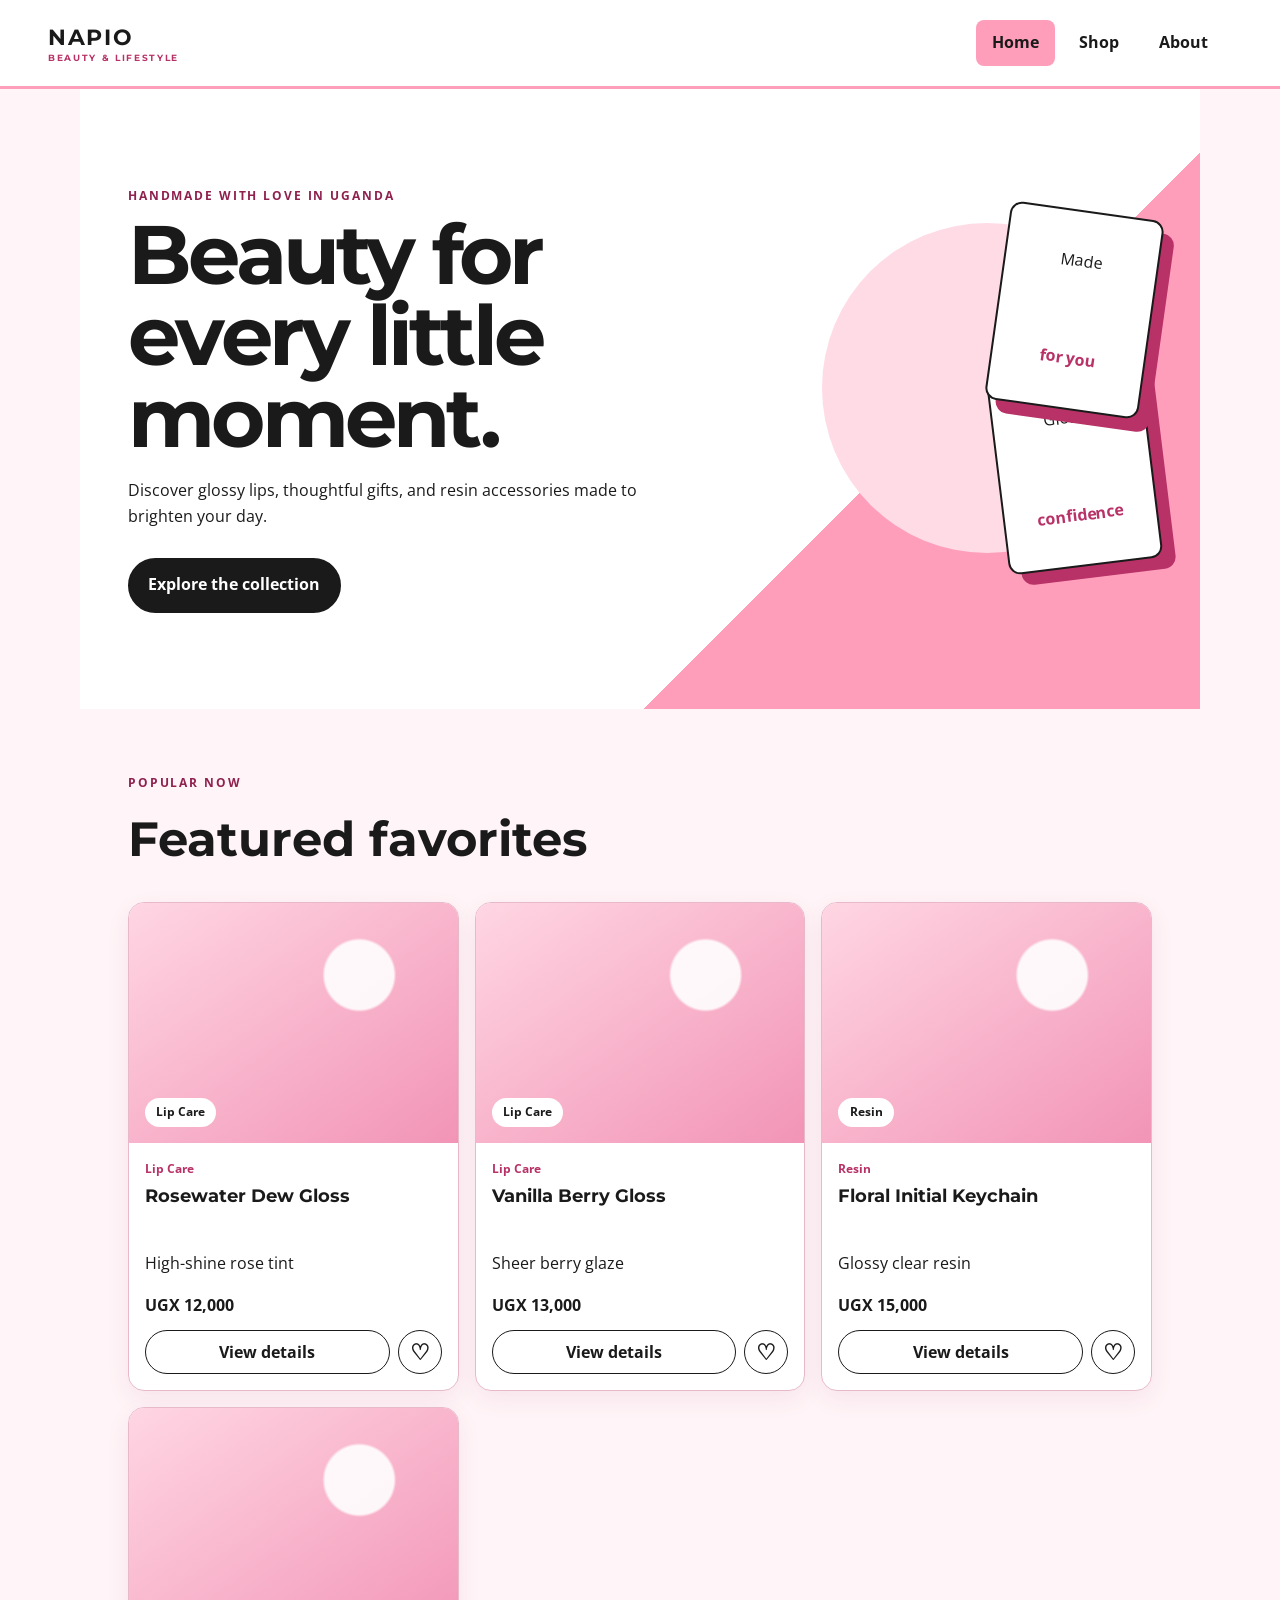
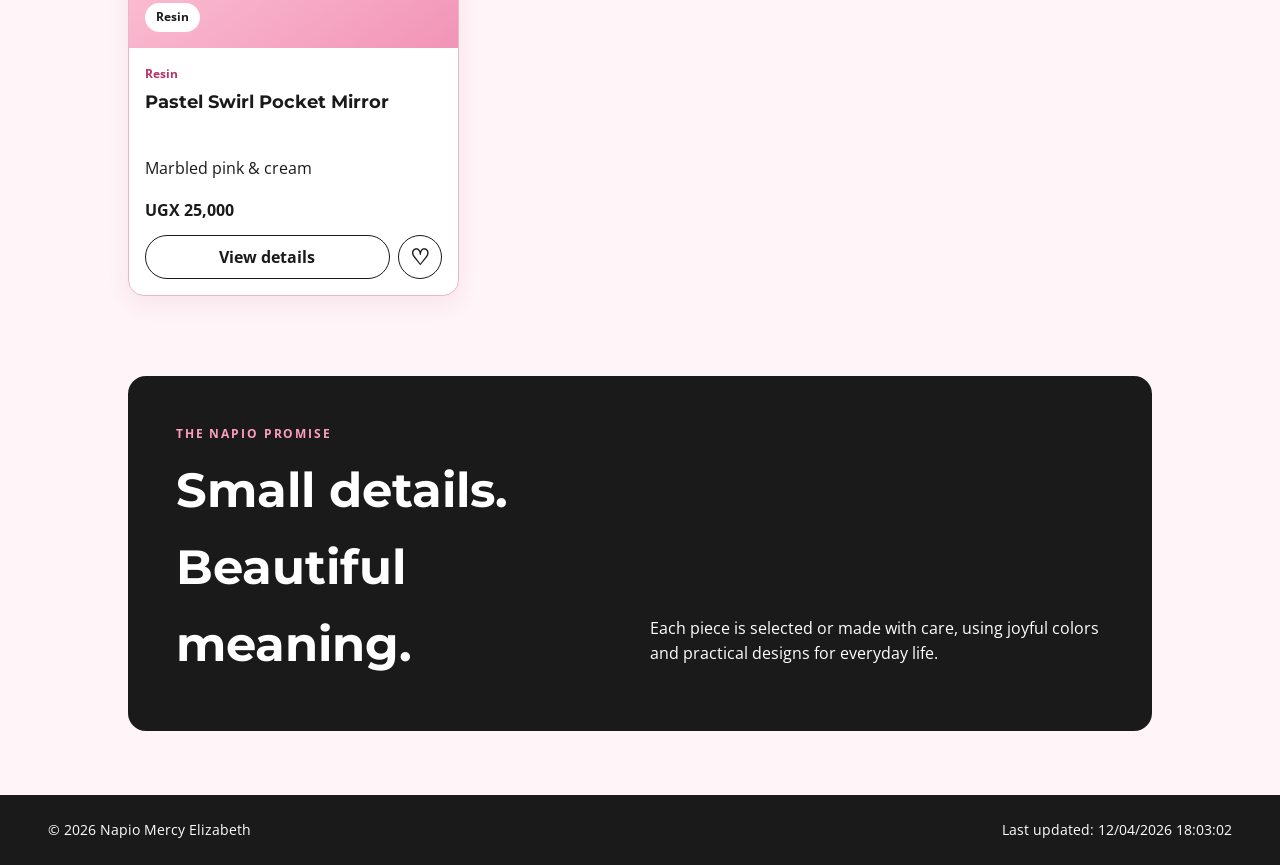
<file: project/index.html>
<!doctype html>
<html lang="en">
<head>
  <meta charset="UTF-8">
  <meta name="viewport" content="width=device-width, initial-scale=1.0">
  <meta name="description" content="Shop Napio handmade lip glosses, resin accessories, and beauty gifts made with care in Uganda.">
  <meta name="author" content="Napio Mercy Elizabeth">
  <title>Napio Beauty &amp; Lifestyle Accessories</title>
  <link rel="icon" type="image/svg+xml" href="images/favicon.svg">
  <meta property="og:title" content="Napio Beauty &amp; Lifestyle Accessories">
  <meta property="og:description" content="Discover handmade lip glosses, resin accessories, and thoughtful beauty gifts created for joyful everyday moments.">
  <meta property="og:image" content="https://napiomercyelizabeth.github.io/wdd231/project/images/social-preview.svg">
  <meta property="og:url" content="https://napiomercyelizabeth.github.io/wdd231/project/index.html">
  <link rel="preconnect" href="https://fonts.googleapis.com">
  <link rel="preconnect" href="https://fonts.gstatic.com" crossorigin>
  <link href="https://fonts.googleapis.com/css2?family=Montserrat:wght@600;700&amp;family=Open+Sans:wght@400;600&amp;display=swap" rel="stylesheet">
  <link rel="stylesheet" href="styles/normalize.css">
  <link rel="stylesheet" href="styles/small.css">
  <link rel="stylesheet" href="styles/larger.css">
  <script type="module" src="scripts/main.js"></script>
</head>
<body>
  <a class="skip-link" href="#main-content">Skip to content</a>
  <header class="site-header">
    <a class="brand" href="index.html" aria-label="Napio home">NAPIO<span>Beauty &amp; Lifestyle</span></a>
    <button class="menu-button" id="menu-button" aria-expanded="false" aria-controls="primary-nav" aria-label="Open navigation"></button>
    <nav aria-label="Main navigation">
      <ul id="primary-nav" class="navigation">
        <li><a class="active" href="index.html" aria-current="page">Home</a></li>
        <li><a href="catalog.html">Shop</a></li>
        <li><a href="about.html">About</a></li>
      </ul>
    </nav>
  </header>

  <main id="main-content">
    <section class="hero">
      <div class="hero-copy">
        <p class="eyebrow">Handmade with love in Uganda</p>
        <h1>Beauty for every little moment.</h1>
        <p>Discover glossy lips, thoughtful gifts, and resin accessories made to brighten your day.</p>
        <a class="button" href="catalog.html">Explore the collection</a>
      </div>
      <div class="hero-art" aria-label="Pink handmade beauty collection">
        <span class="hero-circle"></span>
        <span class="hero-card hero-card-one">Glossy<br><strong>confidence</strong></span>
        <span class="hero-card hero-card-two">Made<br><strong>for you</strong></span>
      </div>
    </section>

    <section class="featured" aria-labelledby="featured-title">
      <div class="section-heading">
        <p class="eyebrow">Popular now</p>
        <h2 id="featured-title">Featured favorites</h2>
      </div>
      <div id="featured-products" class="product-grid" aria-live="polite"></div>
      <p id="product-error" class="error-message" role="alert"></p>
    </section>

    <section class="story-band">
      <div>
        <p class="eyebrow">The Napio promise</p>
        <h2>Small details. Beautiful meaning.</h2>
      </div>
      <p>Each piece is selected or made with care, using joyful colors and practical designs for everyday life.</p>
    </section>
  </main>

  <footer>
    <p>&copy; <span id="current-year"></span> Napio Mercy Elizabeth</p>
    <p id="last-modified"></p>
  </footer>
  <dialog id="product-dialog" aria-labelledby="dialog-title">
    <button class="dialog-close" type="button" aria-label="Close product details">&times;</button>
    <div id="dialog-content"></div>
  </dialog>
</body>
</html>
</file>
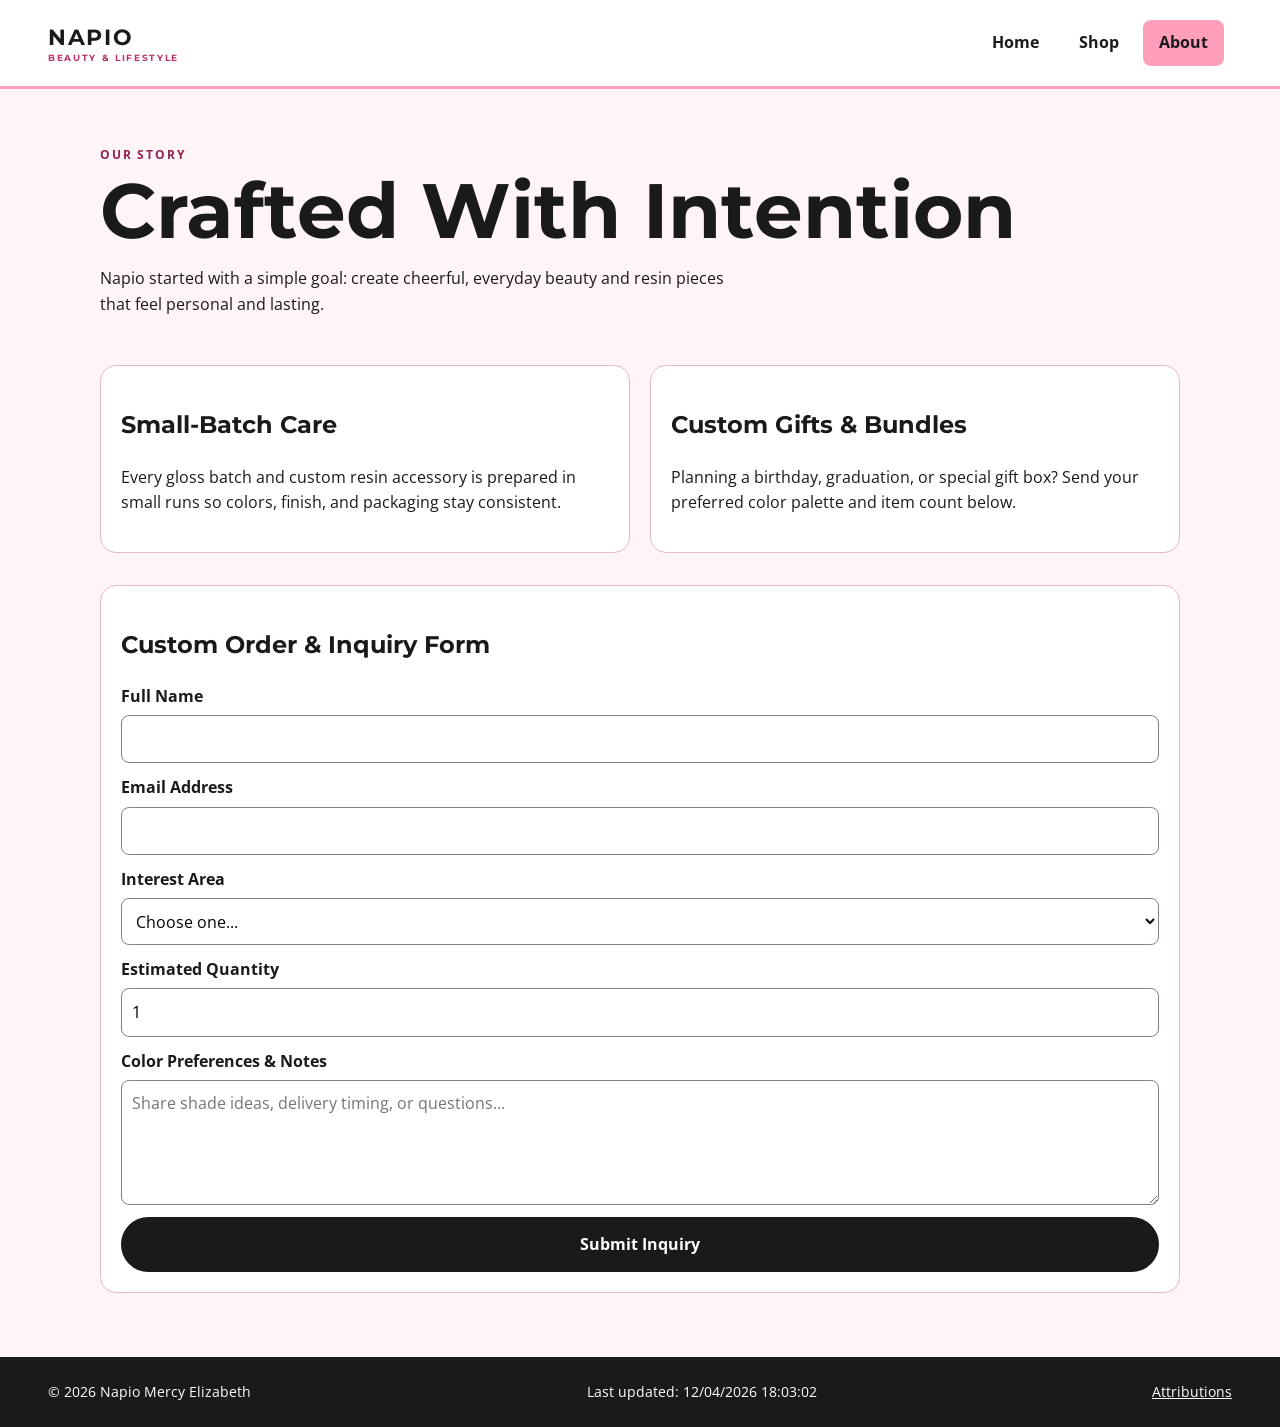
<file: project/about.html>
<!doctype html>
<html lang="en">
<head>
  <meta charset="UTF-8">
  <meta name="viewport" content="width=device-width, initial-scale=1.0">
  <meta name="description" content="Learn about Napio Beauty &amp; Lifestyle in Uganda and submit an inquiry or custom order request.">
  <meta name="author" content="Napio Mercy Elizabeth">
  <title>About &amp; Custom Orders | Napio Beauty &amp; Lifestyle</title>
  <link rel="icon" type="image/svg+xml" href="images/favicon.svg">
  <meta property="og:title" content="About &amp; Custom Orders | Napio Beauty &amp; Lifestyle">
  <meta property="og:description" content="Read our story and request custom gloss shades, resin keychains, or gift bundles.">
  <meta property="og:image" content="https://napiomercyelizabeth.github.io/wdd231/project/images/social-preview.svg">
  <meta property="og:url" content="https://napiomercyelizabeth.github.io/wdd231/project/about.html">
  <link rel="preconnect" href="https://fonts.googleapis.com">
  <link rel="preconnect" href="https://fonts.gstatic.com" crossorigin>
  <link href="https://fonts.googleapis.com/css2?family=Montserrat:wght@600;700&amp;family=Open+Sans:wght@400;600&amp;display=swap" rel="stylesheet">
  <link rel="stylesheet" href="styles/normalize.css">
  <link rel="stylesheet" href="styles/small.css">
  <link rel="stylesheet" href="styles/larger.css">
  <script type="module" src="scripts/main.js"></script>
</head>
<body>
  <a class="skip-link" href="#main-content">Skip to content</a>
  <header class="site-header">
    <a class="brand" href="index.html" aria-label="Napio home">NAPIO<span>Beauty &amp; Lifestyle</span></a>
    <button class="menu-button" id="menu-button" aria-expanded="false" aria-controls="primary-nav" aria-label="Open navigation"></button>
    <nav aria-label="Main navigation">
      <ul id="primary-nav" class="navigation">
        <li><a href="index.html">Home</a></li>
        <li><a href="catalog.html">Shop</a></li>
        <li><a class="active" href="about.html" aria-current="page">About</a></li>
      </ul>
    </nav>
  </header>

  <main id="main-content">
    <section class="page-intro">
      <p class="eyebrow">Our Story</p>
      <h1>Crafted With Intention</h1>
      <p>Napio started with a simple goal: create cheerful, everyday beauty and resin pieces that feel personal and lasting.</p>
    </section>

    <section class="about-grid">
      <article class="info-card">
        <h2>Small-Batch Care</h2>
        <p>Every gloss batch and custom resin accessory is prepared in small runs so colors, finish, and packaging stay consistent.</p>
      </article>
      <article class="info-card">
        <h2>Custom Gifts &amp; Bundles</h2>
        <p>Planning a birthday, graduation, or special gift box? Send your preferred color palette and item count below.</p>
      </article>
    </section>

    <section class="form-section" aria-labelledby="inquiry-heading">
      <h2 id="inquiry-heading">Custom Order &amp; Inquiry Form</h2>
      <form action="confirmation.html" method="get" class="inquiry-form">
        <div class="field">
          <label for="customer-name">Full Name</label>
          <input id="customer-name" name="customerName" type="text" required autocomplete="name">
        </div>

        <div class="field">
          <label for="customer-email">Email Address</label>
          <input id="customer-email" name="customerEmail" type="email" required autocomplete="email">
        </div>

        <div class="field">
          <label for="order-category">Interest Area</label>
          <select id="order-category" name="orderCategory" required>
            <option value="">Choose one...</option>
            <option value="Lip Care">Lip Care</option>
            <option value="Resin">Resin Accessories</option>
            <option value="Hair & Gift">Hair &amp; Gift Sets</option>
          </select>
        </div>

        <div class="field">
          <label for="item-count">Estimated Quantity</label>
          <input id="item-count" name="itemCount" type="number" min="1" max="100" value="1" required>
        </div>

        <div class="field">
          <label for="notes">Color Preferences &amp; Notes</label>
          <textarea id="notes" name="notes" rows="4" required placeholder="Share shade ideas, delivery timing, or questions..."></textarea>
        </div>

        <button type="submit" class="button">Submit Inquiry</button>
      </form>
    </section>
  </main>

  <footer>
    <p>&copy; <span id="current-year"></span> Napio Mercy Elizabeth</p>
    <p id="last-modified"></p>
    <nav class="footer-links" aria-label="Footer resources">
      <a href="attributions.html">Attributions</a>
    </nav>
  </footer>
</body>
</html>
</file>
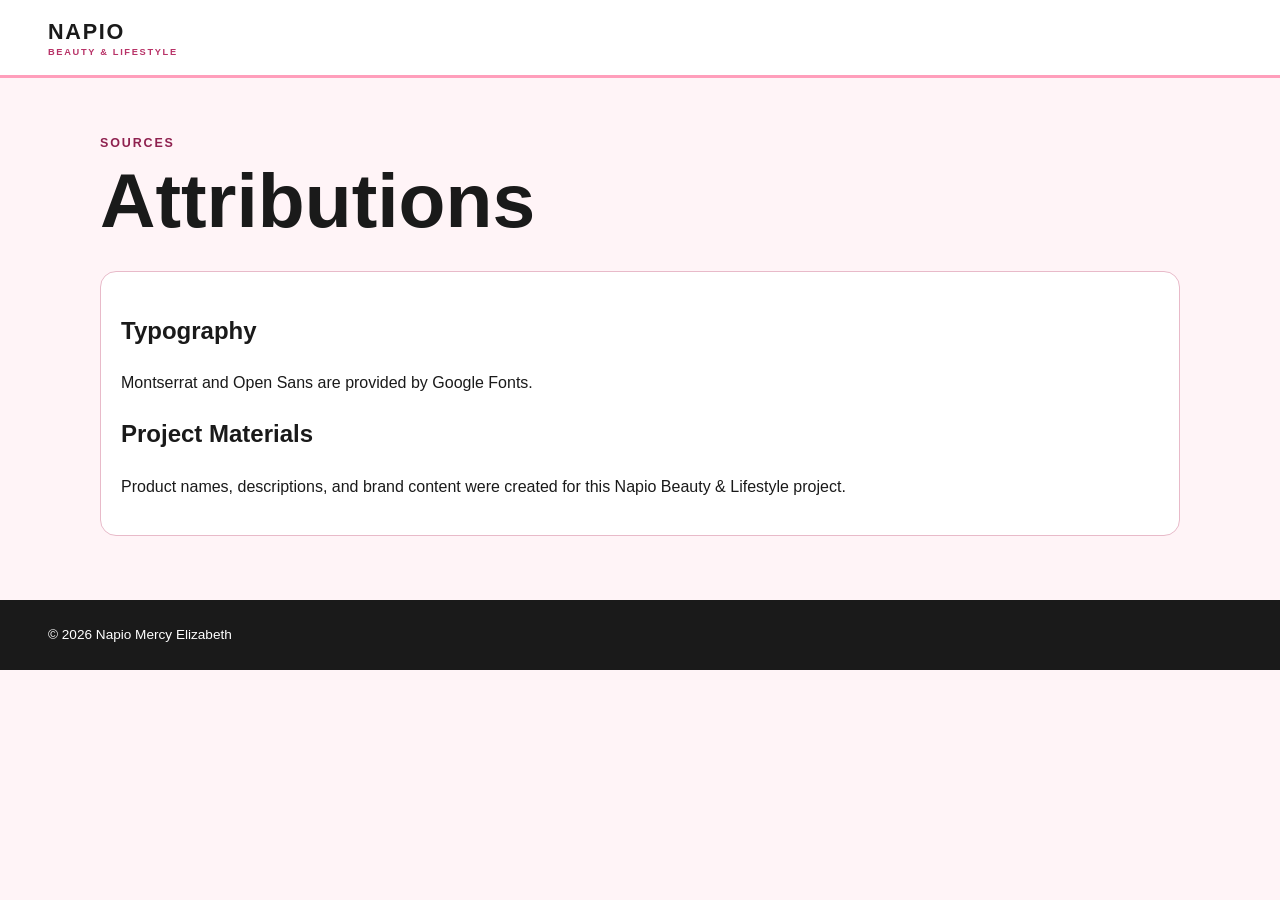
<file: project/attributions.html>
<!-- attributions.html -->
<!doctype html>
<html lang="en">
<head>
  <meta charset="UTF-8">
  <meta name="viewport" content="width=device-width, initial-scale=1.0">
  <meta name="description" content="Sources and attributions for the Napio Beauty and Lifestyle website.">
  <meta name="author" content="Napio Mercy Elizabeth">
  <title>Attributions | Napio Beauty &amp; Lifestyle</title>
  <link rel="icon" type="image/svg+xml" href="images/favicon.svg">
  <link rel="stylesheet" href="styles/normalize.css">
  <link rel="stylesheet" href="styles/small.css">
  <link rel="stylesheet" href="styles/larger.css">
  <script type="module" src="scripts/main.js"></script>
</head>
<body>
  <a class="skip-link" href="#main-content">Skip to content</a>
  <header class="site-header">
    <a class="brand" href="index.html" aria-label="Napio home">NAPIO<span>Beauty &amp; Lifestyle</span></a>
  </header>
  <main id="main-content">
    <section class="page-intro">
      <p class="eyebrow">Sources</p>
      <h1>Attributions</h1>
    </section>
    <section class="summary-card">
      <h2>Typography</h2>
      <p>Montserrat and Open Sans are provided by Google Fonts.</p>
      <h2>Project Materials</h2>
      <p>Product names, descriptions, and brand content were created for this Napio Beauty &amp; Lifestyle project.</p>
    </section>
  </main>
  <footer>
    <p>&copy; <span id="current-year"></span> Napio Mercy Elizabeth</p>
  </footer>
</body>
</html>
</file>
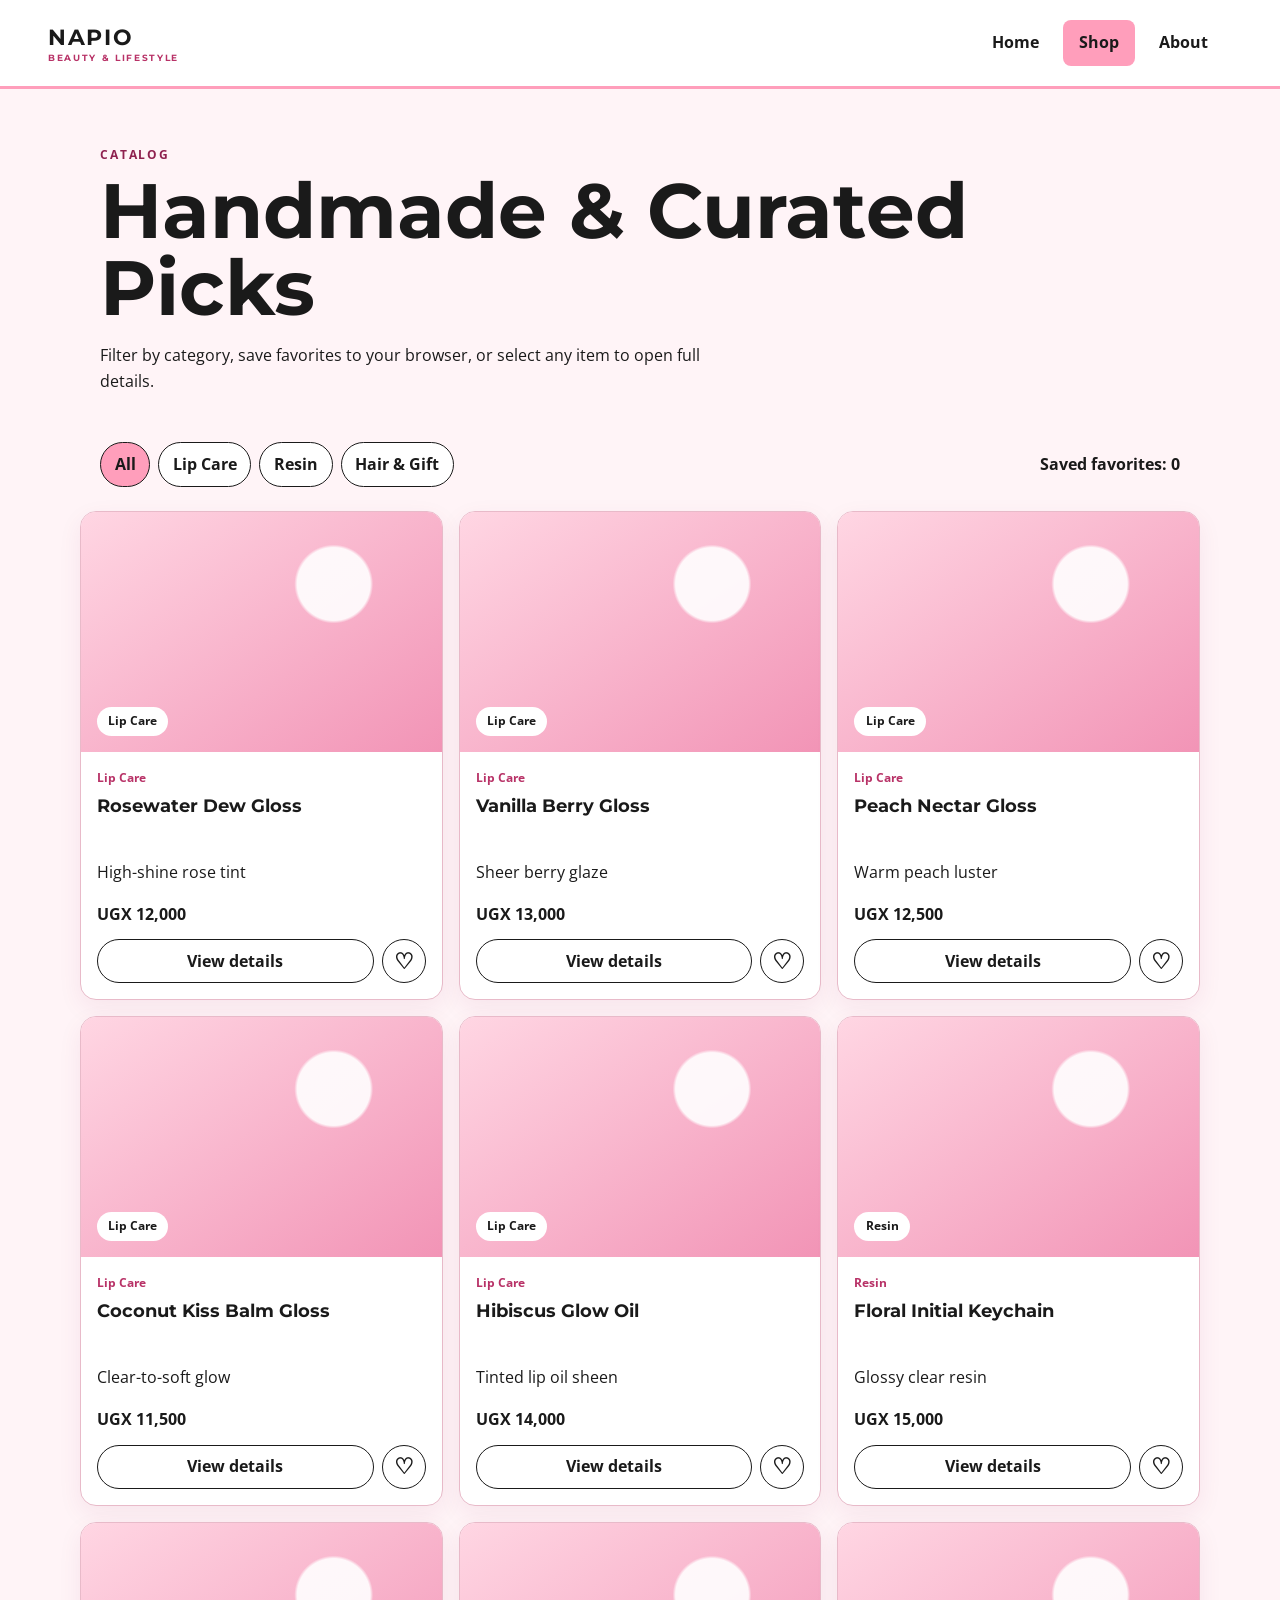
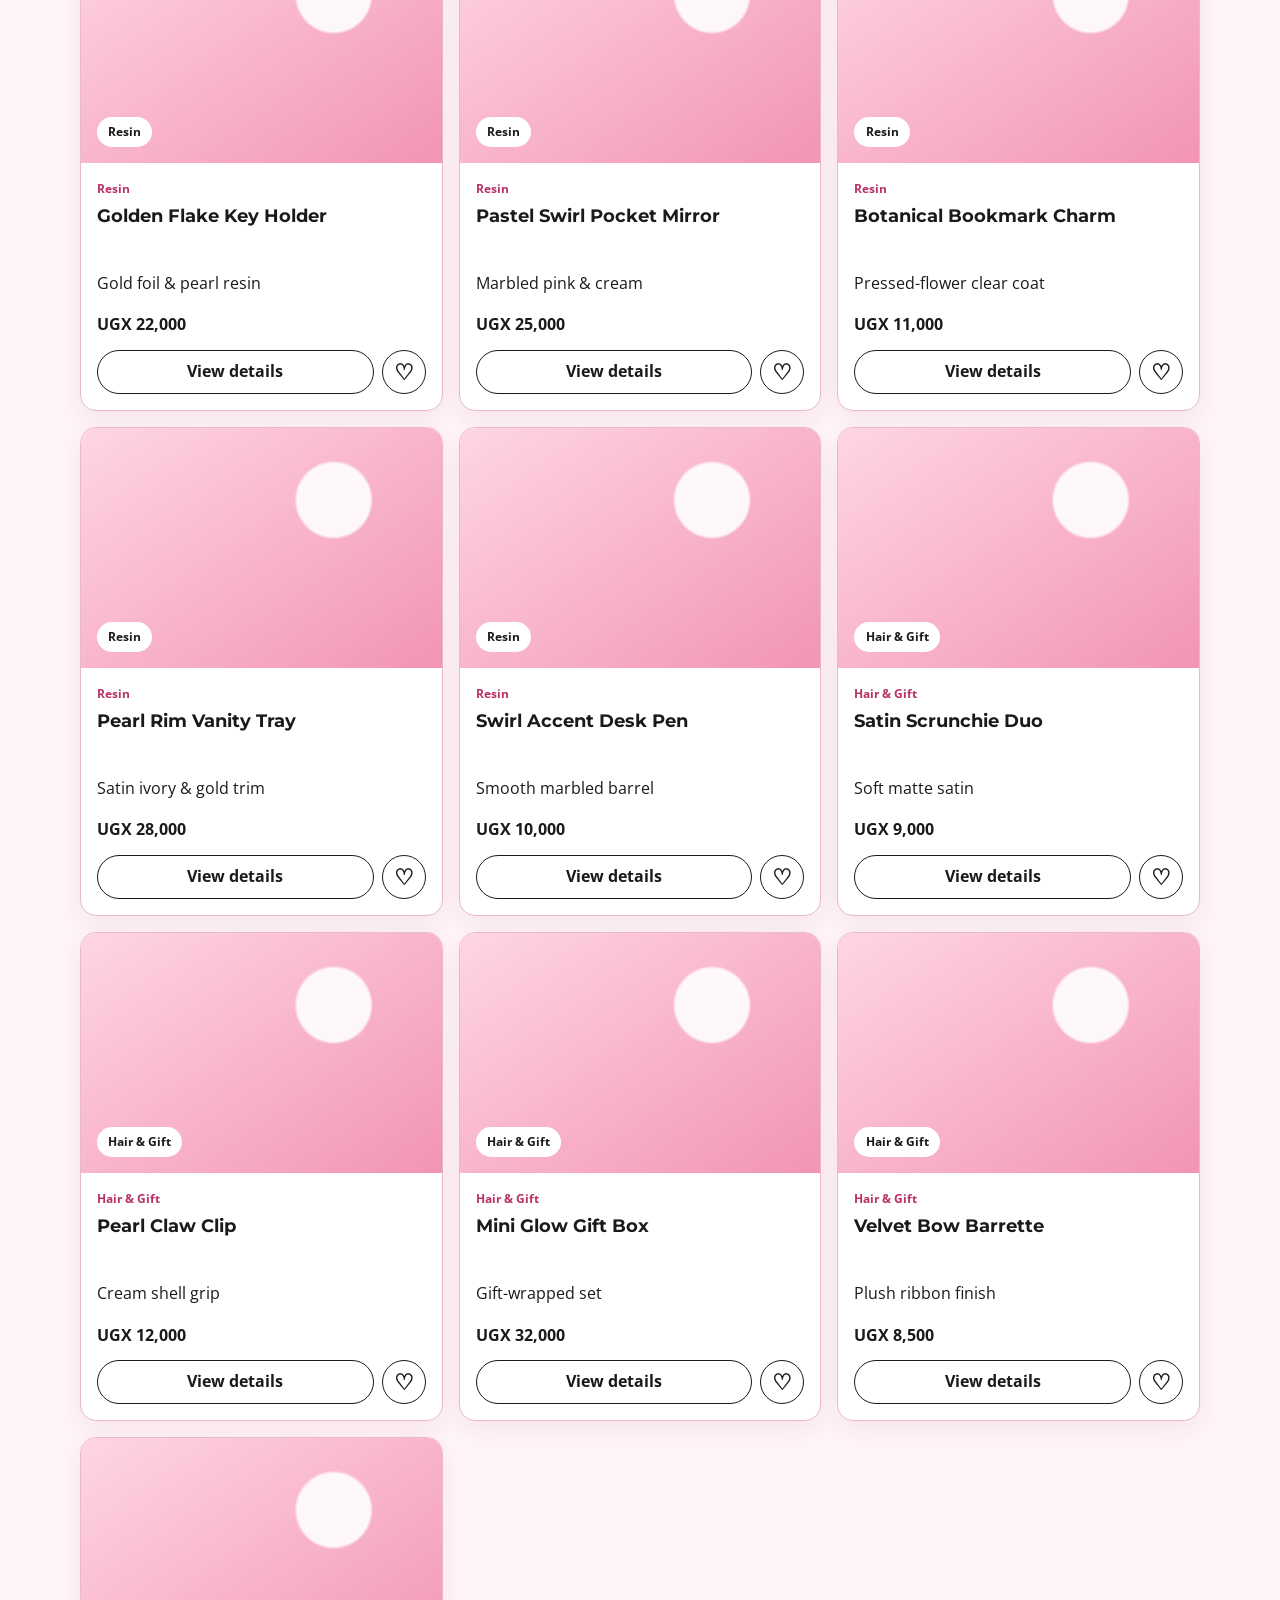
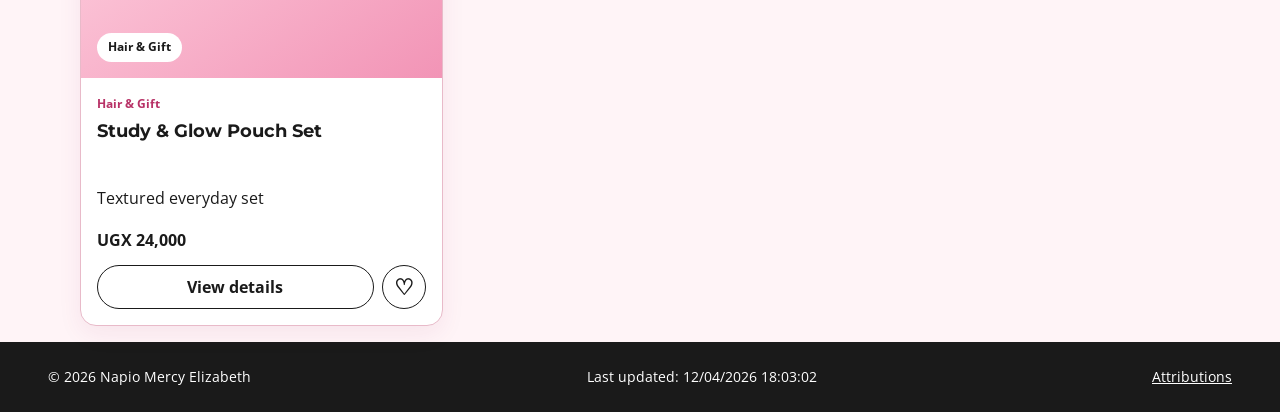
<file: project/catalog.html>
<!doctype html>
<html lang="en">
<head>
  <meta charset="UTF-8">
  <meta name="viewport" content="width=device-width, initial-scale=1.0">
  <meta name="description" content="Browse Napio handmade lip glosses, custom resin keychains, hair accessories, and gifts.">
  <meta name="author" content="Napio Mercy Elizabeth">
  <title>Shop Collection | Napio Beauty &amp; Lifestyle</title>
  <link rel="icon" type="image/svg+xml" href="images/favicon.svg">
  <meta property="og:title" content="Shop Collection | Napio Beauty &amp; Lifestyle">
  <meta property="og:description" content="Explore 18 handmade beauty and resin items with category filtering, saved favorites, and quick view details.">
  <meta property="og:image" content="https://napiomercyelizabeth.github.io/wdd231/project/images/social-preview.svg">
  <meta property="og:url" content="https://napiomercyelizabeth.github.io/wdd231/project/catalog.html">
  <link rel="preconnect" href="https://fonts.googleapis.com">
  <link rel="preconnect" href="https://fonts.gstatic.com" crossorigin>
  <link href="https://fonts.googleapis.com/css2?family=Montserrat:wght@600;700&amp;family=Open+Sans:wght@400;600&amp;display=swap" rel="stylesheet">
  <link rel="stylesheet" href="styles/normalize.css">
  <link rel="stylesheet" href="styles/small.css">
  <link rel="stylesheet" href="styles/larger.css">
  <script type="module" src="scripts/main.js"></script>
  <script type="module" src="scripts/catalog.js"></script>
</head>
<body>
  <a class="skip-link" href="#main-content">Skip to content</a>
  <header class="site-header">
    <a class="brand" href="index.html" aria-label="Napio home">NAPIO<span>Beauty &amp; Lifestyle</span></a>
    <button class="menu-button" id="menu-button" aria-expanded="false" aria-controls="primary-nav" aria-label="Open navigation"></button>
    <nav aria-label="Main navigation">
      <ul id="primary-nav" class="navigation">
        <li><a href="index.html">Home</a></li>
        <li><a class="active" href="catalog.html" aria-current="page">Shop</a></li>
        <li><a href="about.html">About</a></li>
      </ul>
    </nav>
  </header>

  <main id="main-content">
    <section class="page-intro">
      <p class="eyebrow">Catalog</p>
      <h1>Handmade &amp; Curated Picks</h1>
      <p>Filter by category, save favorites to your browser, or select any item to open full details.</p>
    </section>

    <section class="catalog-controls" aria-label="Filter and saved count">
      <div class="filter-group" id="category-filters" role="group" aria-label="Filter products by category">
        <button type="button" class="filter-btn is-selected" data-category="all" aria-pressed="true">All</button>
        <button type="button" class="filter-btn" data-category="Lip Care">Lip Care</button>
        <button type="button" class="filter-btn" data-category="Resin">Resin</button>
        <button type="button" class="filter-btn" data-category="Hair &amp; Gift">Hair &amp; Gift</button>
      </div>
      <p id="saved-summary" class="saved-summary" aria-live="polite">Saved favorites: 0</p>
    </section>

    <section aria-labelledby="catalog-heading">
      <h2 id="catalog-heading" class="visually-hidden">Product List</h2>
      <div id="product-list" class="product-grid" aria-live="polite"></div>
      <p id="catalog-error" class="error-message" role="alert"></p>
    </section>
  </main>

  <footer>
    <p>&copy; <span id="current-year"></span> Napio Mercy Elizabeth</p>
    <p id="last-modified"></p>
    <nav class="footer-links" aria-label="Footer resources">
      <a href="attributions.html">Attributions</a>
    </nav>
  </footer>

  <dialog id="product-dialog" aria-labelledby="dialog-title">
    <button class="dialog-close" type="button" aria-label="Close product details">&times;</button>
    <div id="dialog-content"></div>
  </dialog>
</body>
</html>
</file>
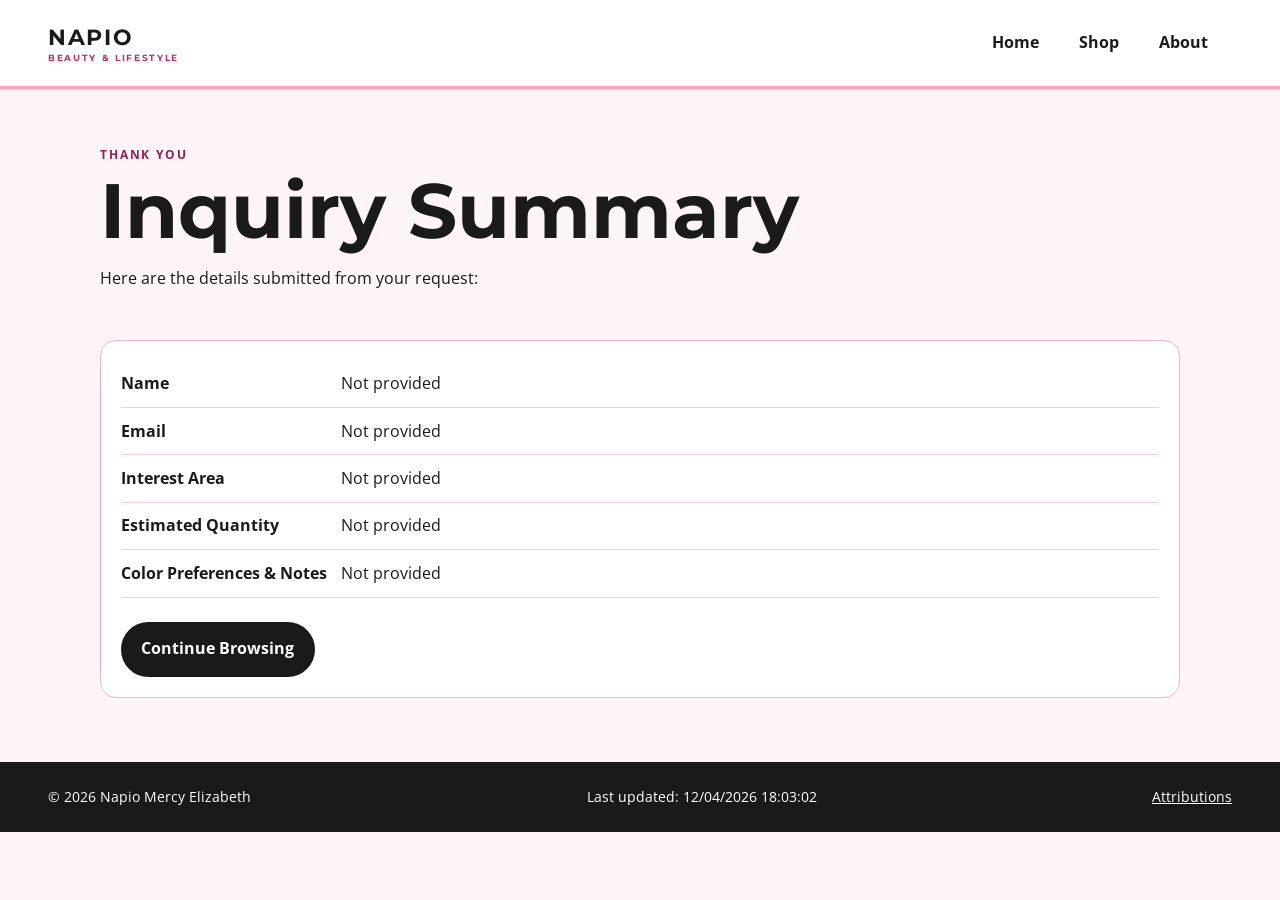
<file: project/confirmation.html>
<!-- confirmation.html -->
<!doctype html>
<html lang="en">
<head>
  <meta charset="UTF-8">
  <meta name="viewport" content="width=device-width, initial-scale=1.0">
  <meta name="description" content="Confirmation summary for your Napio Beauty &amp; Lifestyle inquiry.">
  <meta name="author" content="Napio Mercy Elizabeth">
  <title>Inquiry Received | Napio Beauty &amp; Lifestyle</title>
  <link rel="icon" type="image/svg+xml" href="images/favicon.svg">
  <link rel="preconnect" href="https://fonts.googleapis.com">
  <link rel="preconnect" href="https://fonts.gstatic.com" crossorigin>
  <link href="https://fonts.googleapis.com/css2?family=Montserrat:wght@600;700&amp;family=Open+Sans:wght@400;600&amp;display=swap" rel="stylesheet">
  <link rel="stylesheet" href="styles/normalize.css">
  <link rel="stylesheet" href="styles/small.css">
  <link rel="stylesheet" href="styles/larger.css">
  <script type="module" src="scripts/main.js"></script>
  <script type="module" src="scripts/confirmation.js"></script>
</head>
<body>
  <a class="skip-link" href="#main-content">Skip to content</a>
  <header class="site-header">
    <a class="brand" href="index.html" aria-label="Napio home">NAPIO<span>Beauty &amp; Lifestyle</span></a>
    <button class="menu-button" id="menu-button" aria-expanded="false" aria-controls="primary-nav" aria-label="Open navigation"></button>
    <nav aria-label="Main navigation">
      <ul id="primary-nav" class="navigation">
        <li><a href="index.html">Home</a></li>
        <li><a href="catalog.html">Shop</a></li>
        <li><a href="about.html">About</a></li>
      </ul>
    </nav>
  </header>

  <main id="main-content">
    <section class="page-intro">
      <p class="eyebrow">Thank You</p>
      <h1>Inquiry Summary</h1>
      <p>Here are the details submitted from your request:</p>
    </section>

    <section class="summary-card" aria-live="polite">
      <dl id="submitted-details" class="summary-list"></dl>
      <a class="button" href="catalog.html">Continue Browsing</a>
    </section>
  </main>

  <footer>
    <p>&copy; <span id="current-year"></span> Napio Mercy Elizabeth</p>
    <p id="last-modified"></p>
    <nav class="footer-links" aria-label="Footer resources">
      <a href="attributions.html">Attributions</a>
    </nav>
  </footer>
</body>
</html>
</file>
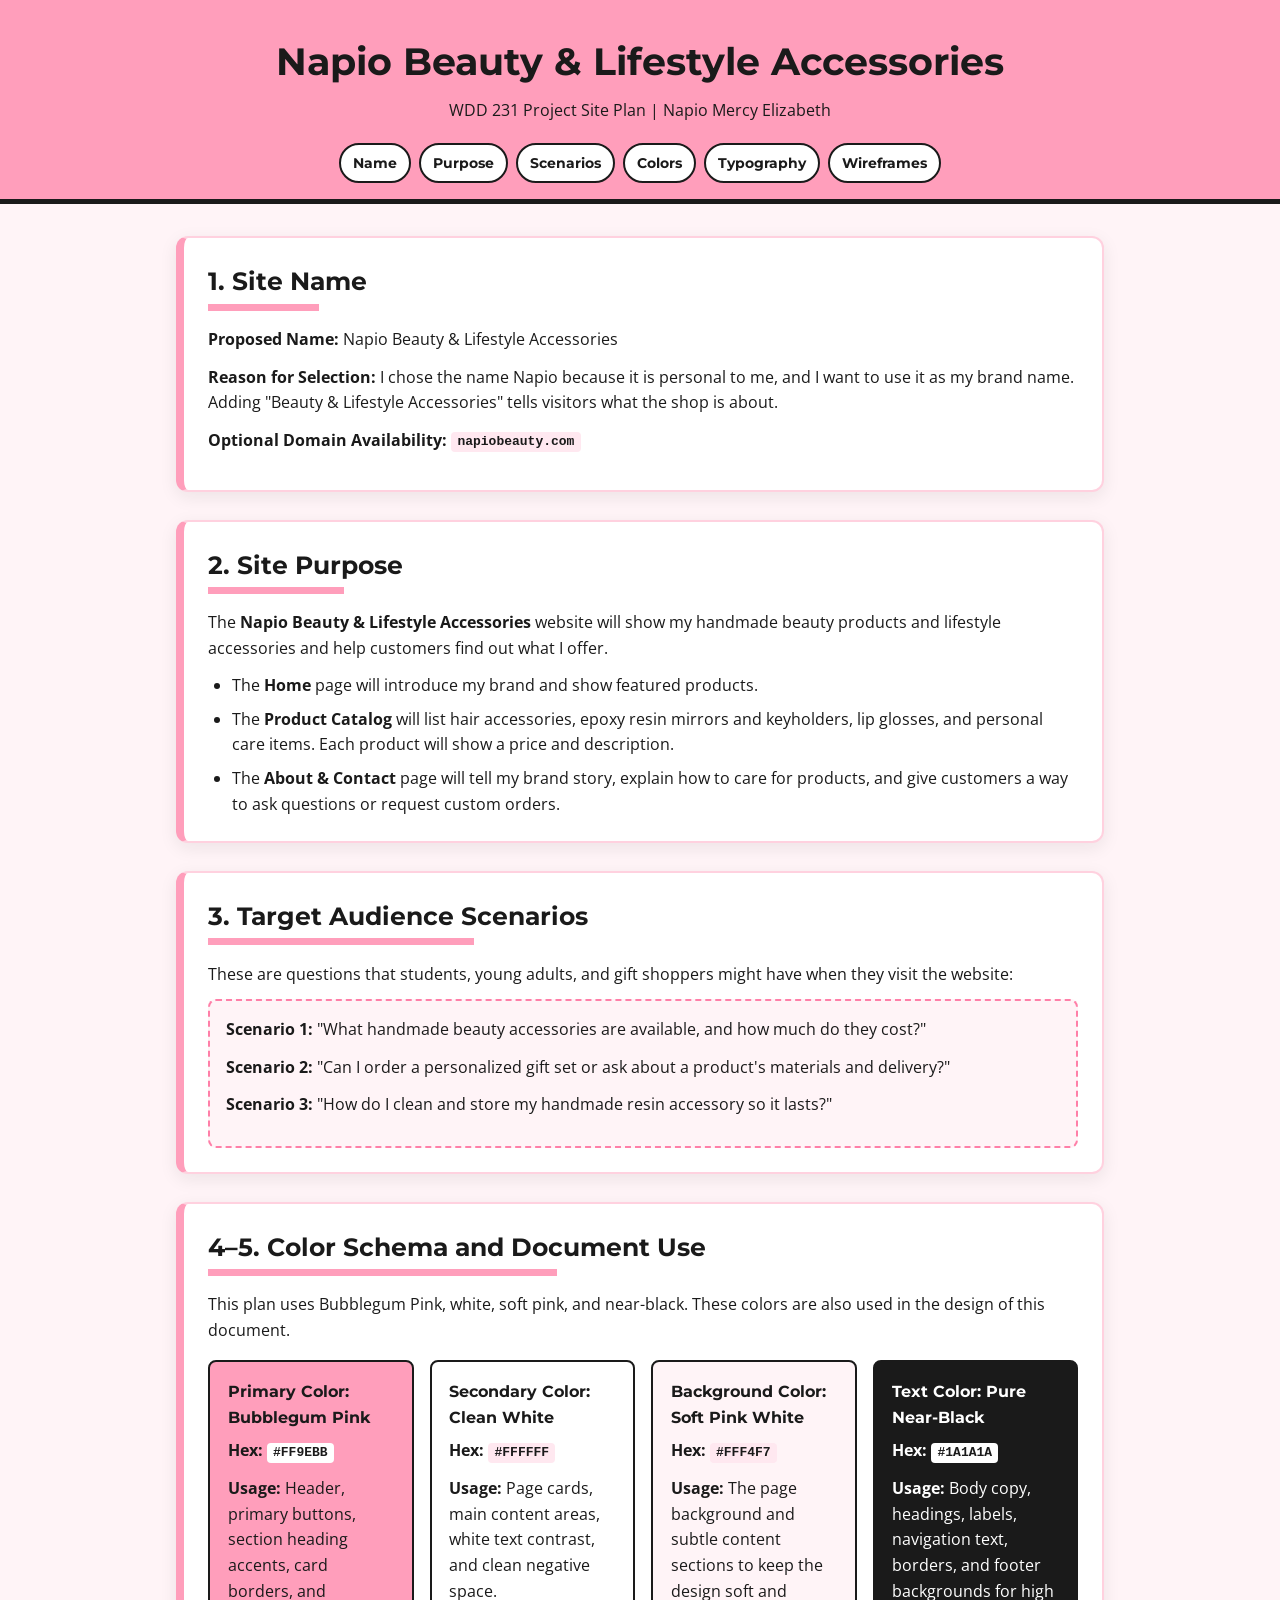
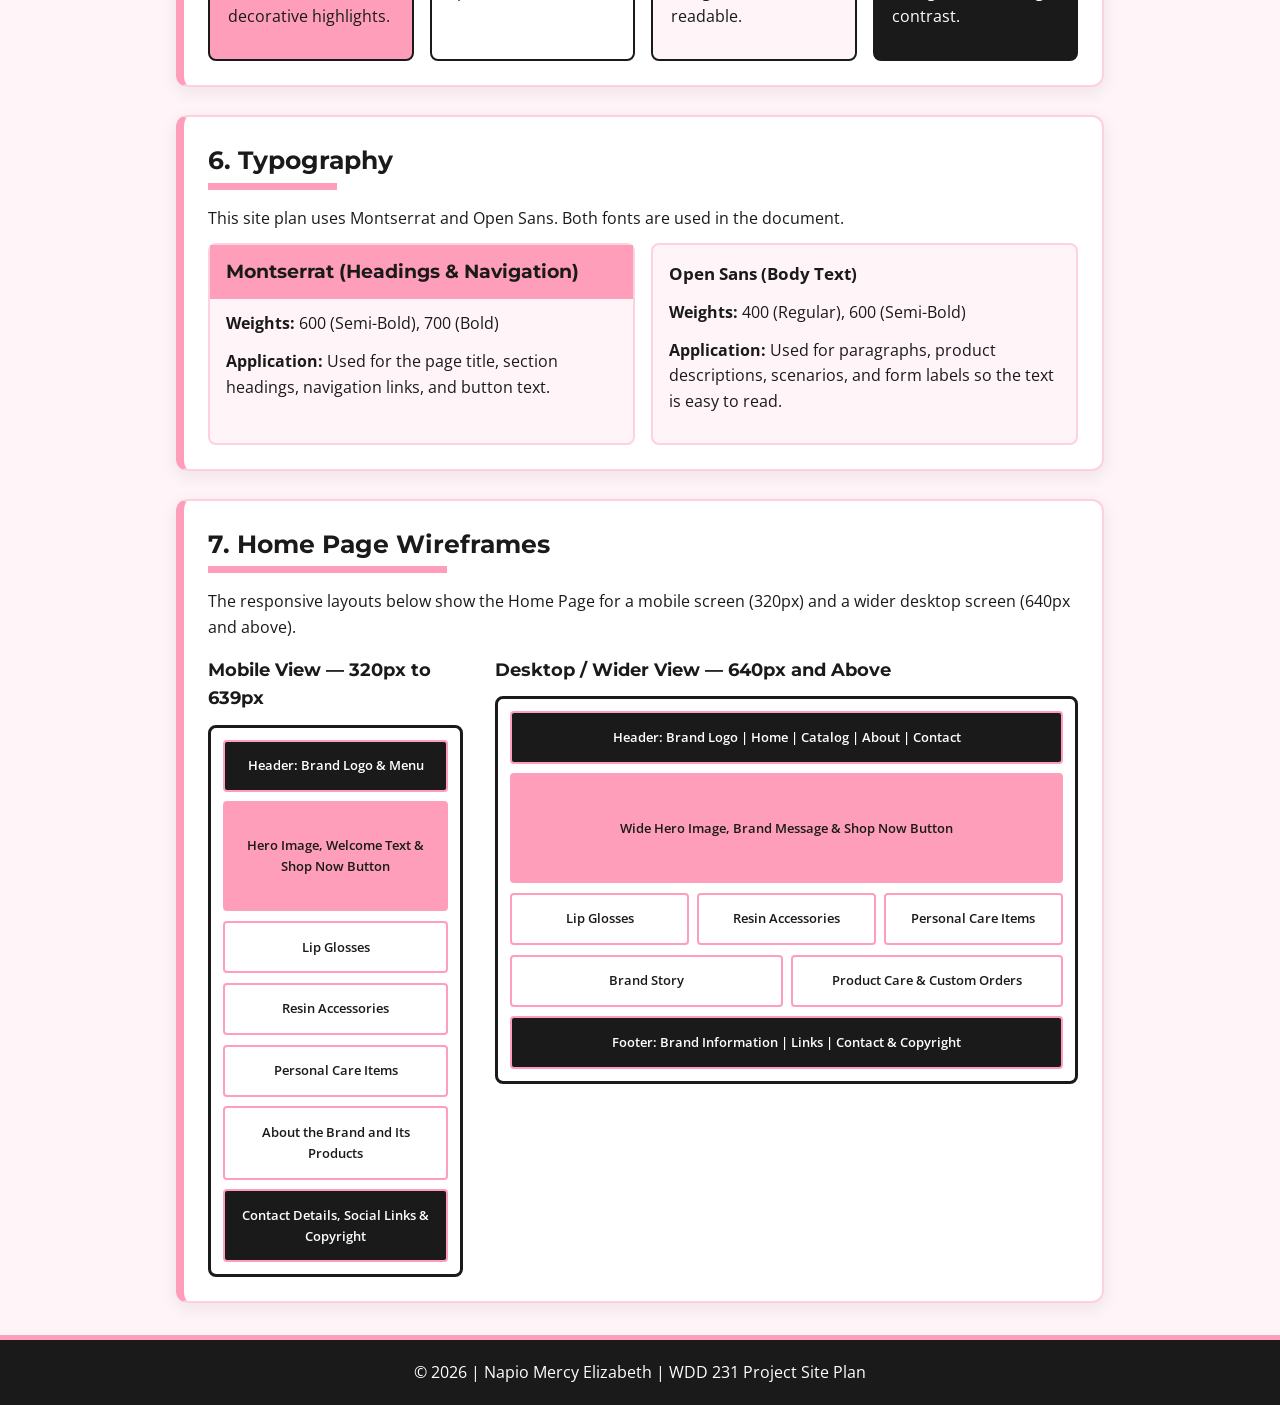
<file: project/site-plan.html>
<!DOCTYPE html>
<html lang="en">
<head>
    <meta charset="UTF-8">
    <meta name="viewport" content="width=device-width, initial-scale=1.0">
    <title>Site Plan - Napio Beauty &amp; Lifestyle Accessories</title>
    <meta name="description" content="Napio Beauty &amp; Lifestyle Accessories project site plan including color schema, typography, scenarios, and wireframes.">
    <meta name="author" content="Napio Mercy Elizabeth">

    <!-- Google Fonts: Montserrat & Open Sans -->
    <link rel="preconnect" href="https://fonts.googleapis.com">
    <link rel="preconnect" href="https://fonts.gstatic.com" crossorigin>
    <link href="https://fonts.googleapis.com/css2?family=Montserrat:wght@600;700&family=Open+Sans:wght@400;600&display=swap" rel="stylesheet">

    <!-- Stylesheet -->
    <link rel="stylesheet" href="styles/site-plan.css">
</head>
<body>
    <a class="skip-link" href="#main-content">Skip to content</a>
    <header class="site-header">
        <h1>Napio Beauty &amp; Lifestyle Accessories</h1>
        <p>WDD 231 Project Site Plan | Napio Mercy Elizabeth</p>
        <nav aria-label="Site plan sections">
            <a href="#site-name">Name</a>
            <a href="#site-purpose">Purpose</a>
            <a href="#scenarios">Scenarios</a>
            <a href="#color-schema">Colors</a>
            <a href="#typography">Typography</a>
            <a href="#wireframes">Wireframes</a>
        </nav>
    </header>

    <main id="main-content">
        <!-- 1. Site Name -->
        <section class="plan-card" id="site-name">
            <h2>1. Site Name</h2>
            <p><strong>Proposed Name:</strong> Napio Beauty &amp; Lifestyle Accessories</p>
            <p><strong>Reason for Selection:</strong> I chose the name Napio because it is personal to me, and I want to use it as my brand name. Adding "Beauty &amp; Lifestyle Accessories" tells visitors what the shop is about.</p>
            <p><strong>Optional Domain Availability:</strong> <code>napiobeauty.com</code></p>
        </section>

        <!-- 2. Site Purpose -->
        <section class="plan-card" id="site-purpose">
            <h2>2. Site Purpose</h2>
            <p>The <strong>Napio Beauty &amp; Lifestyle Accessories</strong> website will show my handmade beauty products and lifestyle accessories and help customers find out what I offer.</p>
            <ul>
                <li>The <strong>Home</strong> page will introduce my brand and show featured products.</li>
                <li>The <strong>Product Catalog</strong> will list hair accessories, epoxy resin mirrors and keyholders, lip glosses, and personal care items. Each product will show a price and description.</li>
                <li>The <strong>About &amp; Contact</strong> page will tell my brand story, explain how to care for products, and give customers a way to ask questions or request custom orders.</li>
            </ul>
        </section>

        <!-- 3. Scenarios -->
        <section class="plan-card" id="scenarios">
            <h2>3. Target Audience Scenarios</h2>
            <p>These are questions that students, young adults, and gift shoppers might have when they visit the website:</p>
            <div class="scenario-box">
                <p><strong>Scenario 1:</strong> "What handmade beauty accessories are available, and how much do they cost?"</p>
                <p><strong>Scenario 2:</strong> "Can I order a personalized gift set or ask about a product's materials and delivery?"</p>
                <p><strong>Scenario 3:</strong> "How do I clean and store my handmade resin accessory so it lasts?"</p>
            </div>
        </section>

        <!-- 4 & 5. Color Schema -->
        <section class="plan-card" id="color-schema">
            <h2>4–5. Color Schema and Document Use</h2>
            <p>This plan uses Bubblegum Pink, white, soft pink, and near-black. These colors are also used in the design of this document.</p>
            
            <div class="color-grid">
                <div class="color-swatch primary-swatch">
                    <h3>Primary Color: Bubblegum Pink</h3>
                    <p><strong>Hex:</strong> <code>#FF9EBB</code></p>
                    <p><strong>Usage:</strong> Header, primary buttons, section heading accents, card borders, and decorative highlights.</p>
                </div>

                <div class="color-swatch secondary-swatch">
                    <h3>Secondary Color: Clean White</h3>
                    <p><strong>Hex:</strong> <code>#FFFFFF</code></p>
                    <p><strong>Usage:</strong> Page cards, main content areas, white text contrast, and clean negative space.</p>
                </div>

                <div class="color-swatch bg-swatch">
                    <h3>Background Color: Soft Pink White</h3>
                    <p><strong>Hex:</strong> <code>#FFF4F7</code></p>
                    <p><strong>Usage:</strong> The page background and subtle content sections to keep the design soft and readable.</p>
                </div>

                <div class="color-swatch text-swatch">
                    <h3>Text Color: Pure Near-Black</h3>
                    <p><strong>Hex:</strong> <code>#1A1A1A</code></p>
                    <p><strong>Usage:</strong> Body copy, headings, labels, navigation text, borders, and footer backgrounds for high contrast.</p>
                </div>
            </div>
        </section>

        <!-- 6. Typography -->
        <section class="plan-card" id="typography">
            <h2>6. Typography</h2>
            <p>This site plan uses Montserrat and Open Sans. Both fonts are used in the document.</p>
            <div class="typography-samples">
                <div class="font-box">
                    <h3 class="heading-sample">Montserrat (Headings &amp; Navigation)</h3>
                    <p><strong>Weights:</strong> 600 (Semi-Bold), 700 (Bold)</p>
                    <p><strong>Application:</strong> Used for the page title, section headings, navigation links, and button text.</p>
                </div>
                <div class="font-box">
                    <p class="body-sample"><strong>Open Sans (Body Text)</strong></p>
                    <p><strong>Weights:</strong> 400 (Regular), 600 (Semi-Bold)</p>
                    <p><strong>Application:</strong> Used for paragraphs, product descriptions, scenarios, and form labels so the text is easy to read.</p>
                </div>
            </div>
        </section>

        <!-- 7. Wireframes -->
        <section class="plan-card" id="wireframes">
            <h2>7. Home Page Wireframes</h2>
            <p>The responsive layouts below show the Home Page for a mobile screen (320px) and a wider desktop screen (640px and above).</p>

            <div class="wireframe-container">
                <!-- Mobile Wireframe -->
                <div class="wireframe-wrapper">
                    <h3>Mobile View — 320px to 639px</h3>
                    <div class="wireframe mobile-wf">
                        <div class="wf-box wf-header">Header: Brand Logo &amp; Menu</div>
                        <div class="wf-box wf-hero">Hero Image, Welcome Text &amp; Shop Now Button</div>
                        <div class="wf-box wf-section">Lip Glosses</div>
                        <div class="wf-box wf-section">Resin Accessories</div>
                        <div class="wf-box wf-section">Personal Care Items</div>
                        <div class="wf-box wf-mission">About the Brand and Its Products</div>
                        <div class="wf-box wf-footer">Contact Details, Social Links &amp; Copyright</div>
                    </div>
                </div>

                <!-- Desktop Wireframe -->
                <div class="wireframe-wrapper">
                    <h3>Desktop / Wider View — 640px and Above</h3>
                    <div class="wireframe desktop-wf">
                        <div class="wf-box wf-header">Header: Brand Logo | Home | Catalog | About | Contact</div>
                        <div class="wf-box wf-hero">Wide Hero Image, Brand Message &amp; Shop Now Button</div>
                        <div class="wf-grid-3">
                            <div class="wf-box wf-section">Lip Glosses</div>
                            <div class="wf-box wf-section">Resin Accessories</div>
                            <div class="wf-box wf-section">Personal Care Items</div>
                        </div>
                        <div class="wf-grid-2">
                            <div class="wf-box wf-mission">Brand Story</div>
                            <div class="wf-box wf-mission">Product Care &amp; Custom Orders</div>
                        </div>
                        <div class="wf-box wf-footer">Footer: Brand Information | Links | Contact &amp; Copyright</div>
                    </div>
                </div>
            </div>
        </section>
    </main>

    <footer>
        <p>&copy; 2026 | Napio Mercy Elizabeth | WDD 231 Project Site Plan</p>
    </footer>
</body>
</html>
</file>
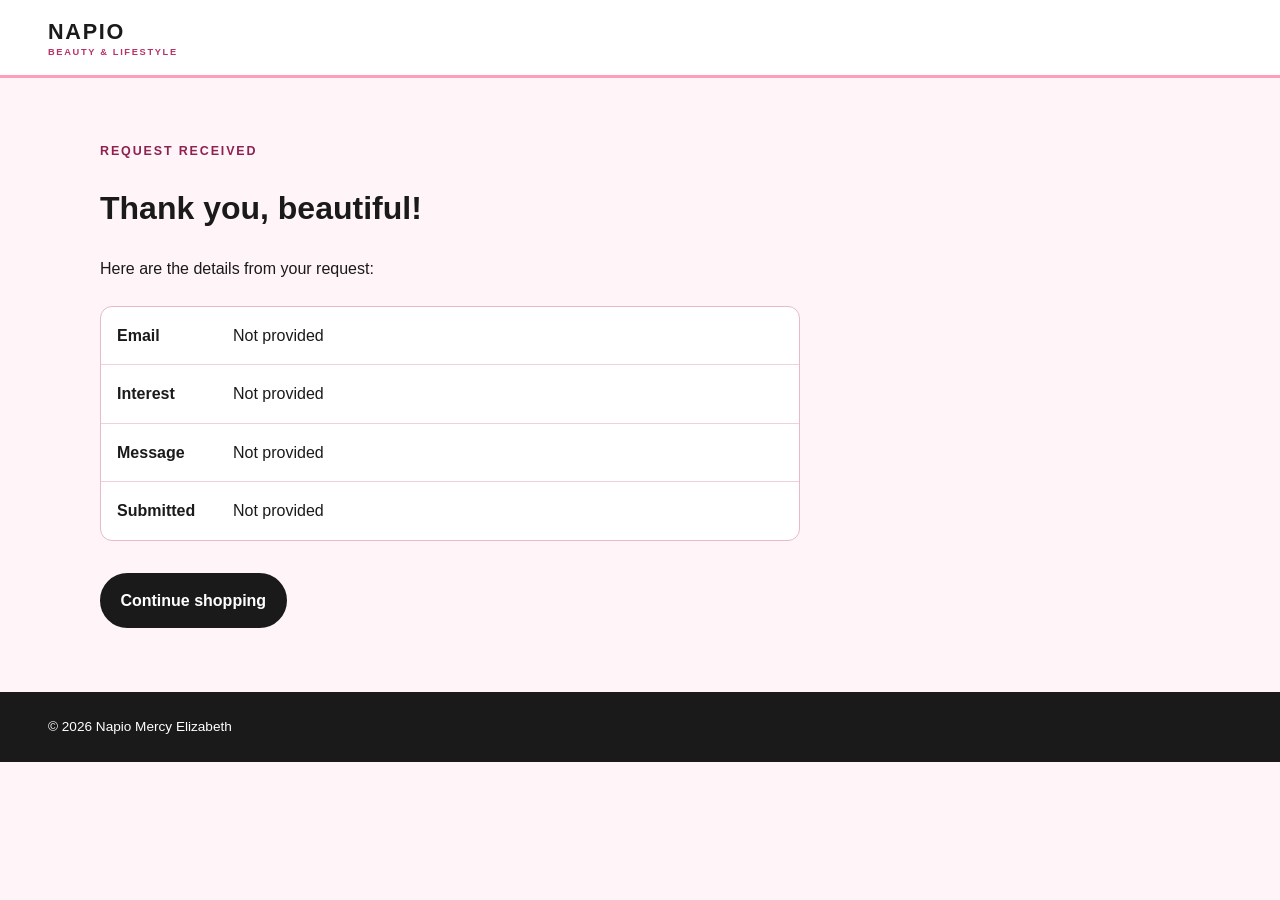
<file: project/thankyou.html>
<!doctype html>
<html lang="en">
<head>
  <meta charset="UTF-8">
  <meta name="viewport" content="width=device-width, initial-scale=1.0">
  <meta name="description" content="Confirmation of a Napio Beauty custom order request or product care enquiry.">
  <meta name="author" content="Napio Mercy Elizabeth">
  <title>Request Confirmation | Napio Beauty</title>
  <link rel="icon" type="image/svg+xml" href="images/favicon.svg">
  <meta property="og:title" content="Napio Beauty Request Received">
  <meta property="og:description" content="Thank you for contacting Napio Beauty and Lifestyle. Review the details of your submitted request.">
  <meta property="og:image" content="https://napiomercyelizabeth.github.io/wdd231/project/images/social-preview.svg">
  <meta property="og:url" content="https://napiomercyelizabeth.github.io/wdd231/project/thankyou.html">
  <link rel="stylesheet" href="styles/normalize.css">
  <link rel="stylesheet" href="styles/small.css">
  <link rel="stylesheet" href="styles/larger.css">
  <script type="module" src="scripts/thankyou.js"></script>
</head>
<body>
  <a class="skip-link" href="#main-content">Skip to content</a>
  <header class="site-header">
    <a class="brand" href="index.html" aria-label="Napio home">NAPIO<span>Beauty &amp; Lifestyle</span></a>
  </header>
  <main id="main-content" class="thank-you">
    <p class="eyebrow">Request received</p>
    <h1>Thank you, <span id="customer-name">beautiful</span>!</h1>
    <p>Here are the details from your request:</p>
    <dl id="request-details" class="request-details"></dl>
    <a class="button" href="catalog.html">Continue shopping</a>
  </main>
  <footer>
    <p>&copy; <span id="current-year"></span> Napio Mercy Elizabeth</p>
  </footer>
</body>
</html>
</file>
<file: project/styles/small.css>
:root {
  --pink: #ff9ebb;
  --pink-dark: #b83267;
  --deep-pink: #8f214f;
  --blush: #fff4f7;
  --cream: #fffafc;
  --ink: #1a1a1a;
  --white: #fff;
}

/* styles/small.css */
:root {
  --bg-page: #FFF4F7;
  --bg-surface: #FFFFFF;
  --bg-accent-soft: #FFE8F0;
  --ink-primary: #1A1A1A;
  --ink-muted: #4B4047;
  --brand-primary: #FF9EBB;
  --brand-hover: #FF7FA8;
  --border-subtle: #FFD1DF;
}

* { box-sizing: border-box; }
html { scroll-behavior: smooth; }
body {
  margin: 0;
  min-width: 280px;
  font-family: 'Open Sans', Arial, sans-serif;
  color: var(--ink);
  background: var(--blush);
  line-height: 1.6;
}
img { max-width: 100%; }
button, input, select, textarea { font: inherit; }
button, a { -webkit-tap-highlight-color: transparent; }
h1, h2, h3, .brand { font-family: 'Montserrat', Arial, sans-serif; }
h1, h2, h3, p { overflow-wrap: anywhere; }

.skip-link {
  position: absolute;
  left: -9999px;
  background: var(--ink);
  color: var(--white);
  padding: .75rem 1rem;
  z-index: 100;
}
.skip-link:focus { left: 1rem; top: 1rem; }

.site-header {
  min-height: 78px;
  display: grid;
  grid-template-columns: 1fr auto;
  align-items: center;
  gap: .75rem;
  padding: .75rem 1rem;
  background: var(--white);
  border-bottom: 3px solid var(--pink);
}
.brand {
  color: var(--ink);
  text-decoration: none;
  font-size: 1.35rem;
  font-weight: 700;
  letter-spacing: .08em;
}
.brand span {
  display: block;
  margin-top: -.25rem;
  color: var(--pink-dark);
  font-size: .58rem;
  letter-spacing: .18em;
  text-transform: uppercase;
}
.menu-button {
  width: 44px;
  height: 44px;
  border: 2px solid var(--ink);
  border-radius: 50%;
  background: var(--white);
  cursor: pointer;
}
.menu-button::before { content: '☰'; font-size: 1.35rem; }
.menu-button[aria-expanded='true']::before { content: '×'; }
.navigation {
  position: absolute;
  left: 1rem;
  right: 1rem;
  top: 68px;
  display: none;
  margin: 0;
  padding: .5rem;
  list-style: none;
  background: var(--white);
  border: 2px solid var(--ink);
  border-radius: 12px;
  box-shadow: 0 12px 30px rgba(26,26,26,.14);
  z-index: 20;
}
.navigation.open { display: grid; }
.navigation a {
  display: block;
  padding: .75rem 1rem;
  color: var(--ink);
  text-decoration: none;
  border-radius: 8px;
  font-weight: 700;
}
.navigation a:hover, .navigation a:focus-visible { background: var(--blush); }
.navigation a.active { background: var(--pink); }

main { width: min(1120px, 100%); margin: 0 auto; }
.hero {
  min-height: 560px;
  display: grid;
  align-items: center;
  padding: 3rem 1.25rem;
  background: linear-gradient(135deg, #fff 0 68%, var(--pink) 68%);
}
.hero-copy { max-width: 590px; }
.eyebrow {
  margin: 0 0 .5rem;
  color: var(--deep-pink);
  font-size: .78rem;
  font-weight: 700;
  letter-spacing: .15em;
  text-transform: uppercase;
}
.hero h1, .page-heading h1 {
  margin: 0;
  max-width: 700px;
  font-size: clamp(2.5rem, 11vw, 5.2rem);
  line-height: .98;
  letter-spacing: -.045em;
}
.hero-copy > p:not(.eyebrow) { max-width: 520px; margin: 1.25rem 0 1.75rem; }
.hero-art { display: none; }

.button {
  display: inline-block;
  border: 2px solid var(--ink);
  border-radius: 999px;
  padding: .8rem 1.15rem;
  background: var(--ink);
  color: var(--white);
  text-decoration: none;
  font-weight: 700;
  cursor: pointer;
}
.button:hover, .button:focus-visible { background: var(--pink-dark); border-color: var(--pink-dark); }

.featured { padding: 4rem 1.25rem; }
.section-heading { margin-bottom: 1.5rem; }
.section-heading h2, .story-band h2 { margin: 0; font-size: clamp(1.8rem, 7vw, 3rem); }
.product-grid {
  display: grid;
  grid-template-columns: repeat(auto-fit, minmax(min(240px, 100%), 1fr));
  gap: 1rem;
}
.product-card {
  min-width: 0;
  overflow: hidden;
  background: var(--white);
  border: 1px solid #e8bac9;
  border-radius: 16px;
  box-shadow: 0 8px 24px rgba(143,33,79,.07);
}
.product-art {
  height: 240px;
  display: grid;
  place-items: end start;
  padding: 1rem;
  background:
    radial-gradient(circle at 70% 30%, rgba(255,255,255,.9) 0 12%, transparent 13%),
    linear-gradient(145deg, #ffd6e3, #f294b6);
}
.product-art span {
  background: var(--white);
  border-radius: 999px;
  padding: .35rem .7rem;
  font-size: .72rem;
  font-weight: 700;
}
.product-5, .product-6, .product-7, .product-8, .product-9 { background: linear-gradient(145deg, #e6dcff, #a9d4df); }
.product-10, .product-11, .product-12, .product-13, .product-14, .product-15 { background: linear-gradient(145deg, #fff2c9, #f2bdcf); }
.product-info { padding: 1rem; }
.product-category { margin: 0; color: var(--pink-dark); font-size: .75rem; font-weight: 700; }
.product-info h3 { min-height: 3em; margin: .25rem 0; font-size: 1.1rem; }
.product-price { margin: 0 0 .75rem; font-weight: 700; }
.card-actions { display: flex; gap: .5rem; }
.details-button, .favorite-button {
  min-height: 44px;
  border: 1px solid var(--ink);
  border-radius: 999px;
  background: var(--white);
  color: var(--ink);
  cursor: pointer;
  font-weight: 700;
}
.details-button { flex: 1; }
.favorite-button { width: 44px; font-size: 1.35rem; }
.favorite-button.saved { background: var(--pink); }
.error-message { color: #a10f3d; font-weight: 700; }

.story-band {
  display: grid;
  gap: 1.25rem;
  margin: 0 1.25rem 4rem;
  padding: 2rem;
  background: var(--ink);
  color: var(--white);
  border-radius: 18px;
}
.story-band .eyebrow { color: var(--pink); }
.story-band p:last-child { max-width: 540px; }

.page-heading { padding: 3.5rem 1.25rem 2rem; }
.filter-bar { display: flex; gap: .5rem; flex-wrap: wrap; margin-top: 1.5rem; }
.filter {
  min-height: 44px;
  border: 1px solid var(--ink);
  border-radius: 999px;
  padding: .5rem .8rem;
  background: var(--white);
  cursor: pointer;
  font-weight: 700;
}
.filter.active { background: var(--pink); }
.catalog-grid { padding: 0 1.25rem 4rem; }

.about-layout { display: grid; gap: 1.25rem; padding: 0 1.25rem 4rem; }
.about-card, .contact-form {
  background: var(--white);
  border: 1px solid #e8bac9;
  border-radius: 16px;
  padding: 1.25rem;
}
.about-card h2, .contact-form h2 { margin-top: 0; }
.contact-form { display: grid; gap: .5rem; }
.contact-form input, .contact-form select, .contact-form textarea {
  width: 100%;
  min-height: 44px;
  border: 1px solid #8c7d82;
  border-radius: 8px;
  padding: .65rem;
  background: var(--white);
}
.contact-form label { margin-top: .35rem; font-weight: 700; }
.contact-form .button { justify-self: start; margin-top: .75rem; }

footer {
  display: flex;
  flex-direction: column;
  gap: .25rem;
  padding: 1.5rem 1.25rem;
  background: var(--ink);
  color: var(--white);
  text-align: center;
  font-size: .85rem;
}
footer p { margin: 0; }

dialog {
  width: min(520px, calc(100% - 2rem));
  border: 2px solid var(--ink);
  border-radius: 18px;
  padding: 2rem;
  color: var(--ink);
  box-shadow: 0 20px 60px rgba(26,26,26,.3);
}
dialog::backdrop { background: rgba(26,26,26,.65); }
.dialog-close {
  position: absolute;
  right: 1rem;
  top: 1rem;
  width: 44px;
  height: 44px;
  border: 1px solid var(--ink);
  border-radius: 50%;
  background: var(--white);
  cursor: pointer;
  font-size: 1.5rem;
}
.product-details { display: grid; grid-template-columns: repeat(3, 1fr); gap: .5rem; }
.product-details div { padding: .75rem; background: var(--blush); border-radius: 8px; }
.product-details dt { font-size: .75rem; font-weight: 700; }
.product-details dd { margin: .25rem 0 0; }

.thank-you { min-height: 68vh; padding: 4rem 1.25rem; }
.request-details {
  max-width: 700px;
  margin: 1.5rem 0 2rem;
  background: var(--white);
  border: 1px solid #e8bac9;
  border-radius: 12px;
}
.request-details div { display: grid; grid-template-columns: 100px 1fr; gap: 1rem; padding: 1rem; border-bottom: 1px solid #f1d1dc; }
.request-details div:last-child { border-bottom: 0; }
.request-details dt { font-weight: 700; }
.request-details dd { margin: 0; overflow-wrap: anywhere; }

.page-intro { padding: 3.5rem 1.25rem 2rem; }
.page-intro h1 { margin: 0; font-size: clamp(2.4rem, 10vw, 4.8rem); line-height: 1; }
.page-intro > p:last-child { max-width: 650px; }
.catalog-controls { display: grid; gap: 1rem; padding: 0 1.25rem 1.5rem; }
.filter-group { display: flex; flex-wrap: wrap; gap: .5rem; }
.filter-btn, .btn-secondary, .btn-save {
  min-height: 44px;
  border: 1px solid var(--ink);
  border-radius: 999px;
  padding: .55rem .85rem;
  background: var(--white);
  color: var(--ink);
  cursor: pointer;
  font-weight: 700;
}
.filter-btn.is-selected, .filter-btn[aria-pressed='true'] { background: var(--pink); }
.saved-summary { margin: 0; font-weight: 700; }
.visually-hidden { position: absolute; width: 1px; height: 1px; padding: 0; margin: -1px; overflow: hidden; clip: rect(0 0 0 0); white-space: nowrap; border: 0; }
.about-grid { display: grid; gap: 1.25rem; padding: 0 1.25rem 2rem; }
.info-card, .form-section, .summary-card {
  background: var(--white);
  border: 1px solid #e8bac9;
  border-radius: 16px;
  padding: 1.25rem;
}
.form-section { margin: 0 1.25rem 4rem; }
.inquiry-form { display: grid; gap: .75rem; }
.field { display: grid; gap: .35rem; }
.field label { font-weight: 700; }
.field input, .field select, .field textarea {
  width: 100%; min-height: 44px; border: 1px solid #8c7d82; border-radius: 8px;
  padding: .65rem; background: var(--white);
}
.summary-card { margin: 0 1.25rem 4rem; }
.summary-list { display: grid; grid-template-columns: 150px 1fr; margin: 0 0 1.5rem; }
.summary-list dt, .summary-list dd { margin: 0; padding: .65rem 0; border-bottom: 1px solid #f1d1dc; }
.summary-list dt { font-weight: 700; }
.summary-list dd { overflow-wrap: anywhere; }
.footer-links { display: flex; gap: 1rem; }
.footer-links a { color: var(--white); }

@media (min-width: 700px) {
  .site-header { grid-template-columns: 220px 1fr; padding: .75rem 3rem; }
  .menu-button { display: none; }
  .navigation {
    position: static;
    display: flex;
    justify-content: flex-end;
    gap: .25rem;
    border: 0;
    box-shadow: none;
  }
  .navigation li { width: auto; }
  .navigation a { padding: .65rem 1rem; }
  .hero { grid-template-columns: 1.1fr .9fr; min-height: 620px; padding: 4rem 3rem; }
  .hero-art { position: relative; display: block; height: 420px; }
  .hero-circle { position: absolute; right: 8%; top: 8%; width: 330px; height: 330px; border-radius: 50%; background: #ffdbe6; }
  .hero-card { position: absolute; display: grid; place-items: center; width: 155px; height: 200px; background: var(--white); border: 2px solid var(--ink); border-radius: 12px; text-align: center; transform: rotate(-7deg); box-shadow: 12px 12px 0 var(--pink-dark); }
  .hero-card strong { color: var(--pink-dark); }
  .hero-card-one { right: 50%; bottom: 10%; }
  .hero-card-two { right: 5%; top: 5%; transform: rotate(8deg); }
  .featured, .catalog-grid { padding-left: 3rem; padding-right: 3rem; }
  .page-heading { padding-left: 3rem; padding-right: 3rem; }
  .story-band { grid-template-columns: 1fr 1fr; align-items: end; margin-left: 3rem; margin-right: 3rem; padding: 3rem; }
  .about-layout { grid-template-columns: .8fr 1.2fr; padding-left: 3rem; padding-right: 3rem; }
  .about-card, .contact-form { padding: 2rem; }
  footer { flex-direction: row; justify-content: space-between; padding: 1.5rem 3rem; }
}

@media (prefers-reduced-motion: reduce) { html { scroll-behavior: auto; } }
@media (forced-colors: active) {
  .filter-btn.is-selected, .favorite-button.saved, .navigation a.active { outline: 2px solid currentColor; }
}
</file>
<file: project/styles/larger.css>
@media (min-width: 768px) {
  .menu-button { display: none; }

  nav[aria-label="Main navigation"] { width: auto; }

  .navigation,
  .navigation.open {
    display: flex;
    flex-direction: row;
    align-items: center;
    gap: 0.5rem;
    margin-top: 0;
  }

  .hero {
    display: flex;
    align-items: center;
    justify-content: space-between;
    gap: 2rem;
  }

  .catalog-controls {
    display: flex;
    align-items: center;
    justify-content: space-between;
  }

  .product-grid { grid-template-columns: repeat(3, 1fr); }
  .about-grid { grid-template-columns: repeat(2, 1fr); }

  .summary-list {
    grid-template-columns: minmax(140px, 220px) 1fr;
    align-items: baseline;
  }

  .button:hover,
  .btn-save:hover { background-color: var(--brand-hover); }
}
</file>
<file: project/styles/site-plan.css>
/* Napio Beauty & Lifestyle Accessories - Site Plan */
:root {
    --primary-color: #FF9EBB;
    --secondary-color: #FF7FA8;
    --white: #FFFFFF;
    --text-color: #1A1A1A;
    --soft-pink: #FFF4F7;
    --border-pink: #FFD1DF;
}

* {
    box-sizing: border-box;
    margin: 0;
    padding: 0;
}

html {
    scroll-behavior: smooth;
}

body {
    font-family: 'Open Sans', Arial, sans-serif;
    background-color: var(--soft-pink);
    color: var(--text-color);
    line-height: 1.6;
}

h1, h2, h3 {
    font-family: 'Montserrat', sans-serif;
}

.skip-link {
    position: absolute;
    left: -9999px;
}

.skip-link:focus {
    left: 1rem;
    top: 1rem;
    z-index: 10;
    background: var(--text-color);
    color: var(--white);
    padding: 0.75rem 1rem;
}

.site-header {
    background-color: var(--primary-color);
    color: var(--text-color);
    text-align: center;
    padding: 2rem 1rem 1rem;
    border-bottom: 5px solid var(--text-color);
}

.site-header h1 {
    font-size: clamp(1.55rem, 5vw, 2.35rem);
    margin-bottom: 0.35rem;
}

.site-header p {
    font-size: 1rem;
}

.site-header nav {
    max-width: 960px;
    margin: 1.25rem auto 0;
    display: flex;
    justify-content: center;
    flex-wrap: wrap;
    gap: 0.5rem;
}

.site-header nav a {
    color: var(--text-color);
    background: var(--white);
    border: 2px solid var(--text-color);
    border-radius: 999px;
    font-family: 'Montserrat', sans-serif;
    font-weight: 700;
    font-size: 0.85rem;
    padding: 0.45rem 0.75rem;
    text-decoration: none;
}

.site-header nav a:hover,
.site-header nav a:focus-visible {
    background: var(--text-color);
    color: var(--white);
}

main {
    max-width: 960px;
    margin: 2rem auto;
    padding: 0 1rem;
    display: flex;
    flex-direction: column;
    gap: 1.75rem;
}

.plan-card {
    background-color: var(--white);
    border: 2px solid var(--border-pink);
    border-left: 8px solid var(--primary-color);
    border-radius: 12px;
    padding: 1.5rem;
    box-shadow: 0 5px 18px rgba(26, 26, 26, 0.08);
    scroll-margin-top: 1rem;
}

.plan-card h2 {
    color: var(--text-color);
    background: linear-gradient(to right, var(--primary-color) 0 70%, transparent 70%);
    background-size: 100% 0.45rem;
    background-repeat: no-repeat;
    background-position: left bottom;
    display: inline-block;
    font-size: clamp(1.25rem, 4vw, 1.55rem);
    margin-bottom: 1rem;
    padding-bottom: 0.55rem;
}

.plan-card p {
    margin-bottom: 0.75rem;
}

.plan-card ul {
    margin-left: 1.5rem;
    display: flex;
    flex-direction: column;
    gap: 0.5rem;
}

code {
    background-color: #FFE8F0;
    color: var(--text-color);
    padding: 0.15rem 0.4rem;
    border-radius: 4px;
    font-weight: 600;
}

.scenario-box {
    background-color: var(--soft-pink);
    border: 2px dashed var(--secondary-color);
    padding: 1rem;
    border-radius: 8px;
}

/* Color Swatches */
.color-grid {
    display: grid;
    grid-template-columns: repeat(auto-fit, minmax(200px, 1fr));
    gap: 1rem;
    margin-top: 1rem;
}

.color-swatch {
    min-height: 185px;
    padding: 1.1rem;
    border-radius: 8px;
    border: 2px solid var(--text-color);
}

.color-swatch h3 {
    font-size: 1rem;
    margin-bottom: 0.5rem;
}

.primary-swatch {
    background-color: #FF9EBB;
    color: var(--text-color);
}

.secondary-swatch {
    background-color: #FFFFFF;
    color: var(--text-color);
}

.bg-swatch {
    background-color: #FFF4F7;
    color: var(--text-color);
}

.text-swatch {
    background-color: #1A1A1A;
    color: #FFFFFF;
}

.text-swatch code,
.primary-swatch code {
    background-color: #FFFFFF;
    color: #1A1A1A;
}

/* Typography Samples */
.typography-samples {
    display: grid;
    grid-template-columns: repeat(auto-fit, minmax(260px, 1fr));
    gap: 1rem;
    margin-top: 0.75rem;
}

.font-box {
    background-color: var(--soft-pink);
    border: 2px solid var(--border-pink);
    padding: 1rem;
    border-radius: 8px;
}

.heading-sample {
    font-family: 'Montserrat', sans-serif;
    color: var(--text-color);
    background: var(--primary-color);
    margin: -1rem -1rem 0.75rem;
    padding: 0.75rem 1rem;
}

.body-sample {
    font-family: 'Open Sans', sans-serif;
    color: var(--text-color);
    font-size: 1.05rem;
}

/* Wireframes */
.wireframe-container {
    display: grid;
    grid-template-columns: 1fr;
    gap: 2rem;
    margin-top: 1rem;
}

.wireframe-wrapper h3 {
    color: var(--text-color);
    margin-bottom: 0.75rem;
    font-size: 1.1rem;
}

.wireframe {
    border: 3px solid var(--text-color);
    background-color: var(--white);
    padding: 0.75rem;
    border-radius: 8px;
    display: flex;
    flex-direction: column;
    gap: 0.6rem;
}

.mobile-wf {
    max-width: 300px;
}

.wf-box {
    background-color: var(--white);
    border: 2px solid var(--primary-color);
    color: var(--text-color);
    padding: 0.85rem;
    text-align: center;
    font-size: 0.82rem;
    font-weight: 600;
    border-radius: 4px;
}

.wf-header,
.wf-footer {
    background-color: var(--text-color);
    color: var(--white);
}

.wf-hero {
    min-height: 110px;
    display: grid;
    place-items: center;
    background-color: var(--primary-color);
    color: var(--text-color);
}

.wf-grid-3,
.wf-grid-2 {
    display: grid;
    gap: 0.5rem;
}

.wf-grid-3 {
    grid-template-columns: repeat(3, 1fr);
}

.wf-grid-2 {
    grid-template-columns: repeat(2, 1fr);
}

footer {
    background-color: var(--text-color);
    color: var(--white);
    text-align: center;
    padding: 1.25rem;
    margin-top: 2rem;
    border-top: 5px solid var(--primary-color);
}

@media only screen and (min-width: 48rem) {
    .wireframe-container {
        grid-template-columns: minmax(220px, 0.7fr) 1.6fr;
        align-items: start;
    }
}

@media only print {
    .skip-link,
    .site-header nav {
        display: none;
    }

    main {
        margin: 1rem auto;
    }

    .plan-card {
        break-inside: avoid;
        box-shadow: none;
    }
}
</file>
